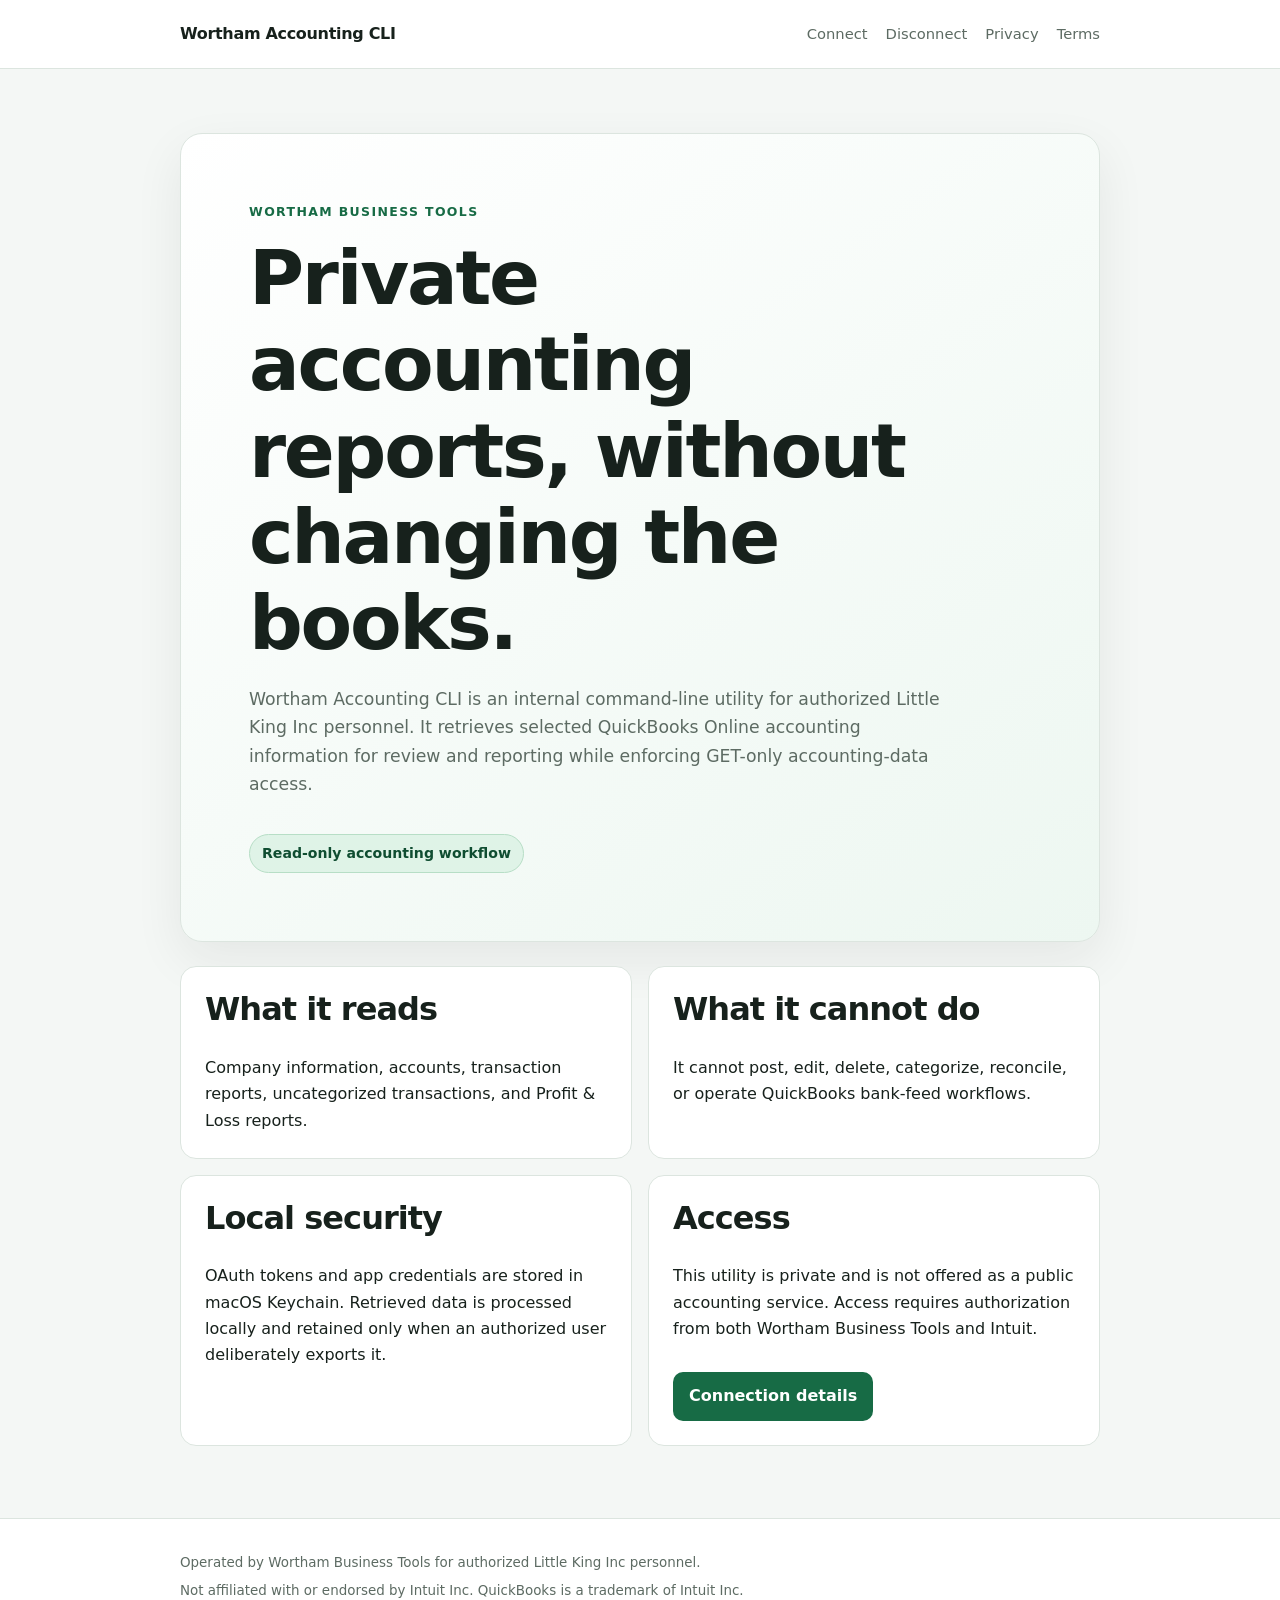
<file: index.html>
<!doctype html>
<html lang="en">
<head>
  <meta charset="utf-8">
  <meta name="viewport" content="width=device-width, initial-scale=1">
  <meta name="robots" content="noindex,nofollow">
  <meta name="description" content="Wortham Accounting CLI is a private, read-only QuickBooks Online reporting utility for authorized Little King Inc personnel.">
  <title>Wortham Accounting CLI</title>
  <link rel="icon" href="favicon.svg" type="image/svg+xml">
  <link rel="stylesheet" href="styles.css">
</head>
<body>
  <header><div class="shell nav"><a class="brand" href="index.html">Wortham Accounting CLI</a><nav aria-label="Primary"><a href="connect.html">Connect</a><a href="disconnect.html">Disconnect</a><a href="privacy.html">Privacy</a><a href="terms.html">Terms</a></nav></div></header>
  <main class="shell">
    <section class="hero">
      <div class="eyebrow">Wortham Business Tools</div>
      <h1>Private accounting reports, without changing the books.</h1>
      <p class="lede">Wortham Accounting CLI is an internal command-line utility for authorized Little King Inc personnel. It retrieves selected QuickBooks Online accounting information for review and reporting while enforcing GET-only accounting-data access.</p>
      <span class="badge">Read-only accounting workflow</span>
    </section>
    <section class="grid" aria-label="Capabilities">
      <article class="card"><h2>What it reads</h2><p>Company information, accounts, transaction reports, uncategorized transactions, and Profit &amp; Loss reports.</p></article>
      <article class="card"><h2>What it cannot do</h2><p>It cannot post, edit, delete, categorize, reconcile, or operate QuickBooks bank-feed workflows.</p></article>
      <article class="card"><h2>Local security</h2><p>OAuth tokens and app credentials are stored in macOS Keychain. Retrieved data is processed locally and retained only when an authorized user deliberately exports it.</p></article>
      <article class="card"><h2>Access</h2><p>This utility is private and is not offered as a public accounting service. Access requires authorization from both Wortham Business Tools and Intuit.</p><a class="button" href="connect.html">Connection details</a></article>
    </section>
  </main>
  <footer><div class="shell"><p>Operated by Wortham Business Tools for authorized Little King Inc personnel.</p><p>Not affiliated with or endorsed by Intuit Inc. QuickBooks is a trademark of Intuit Inc.</p></div></footer>
</body>
</html>
</file>
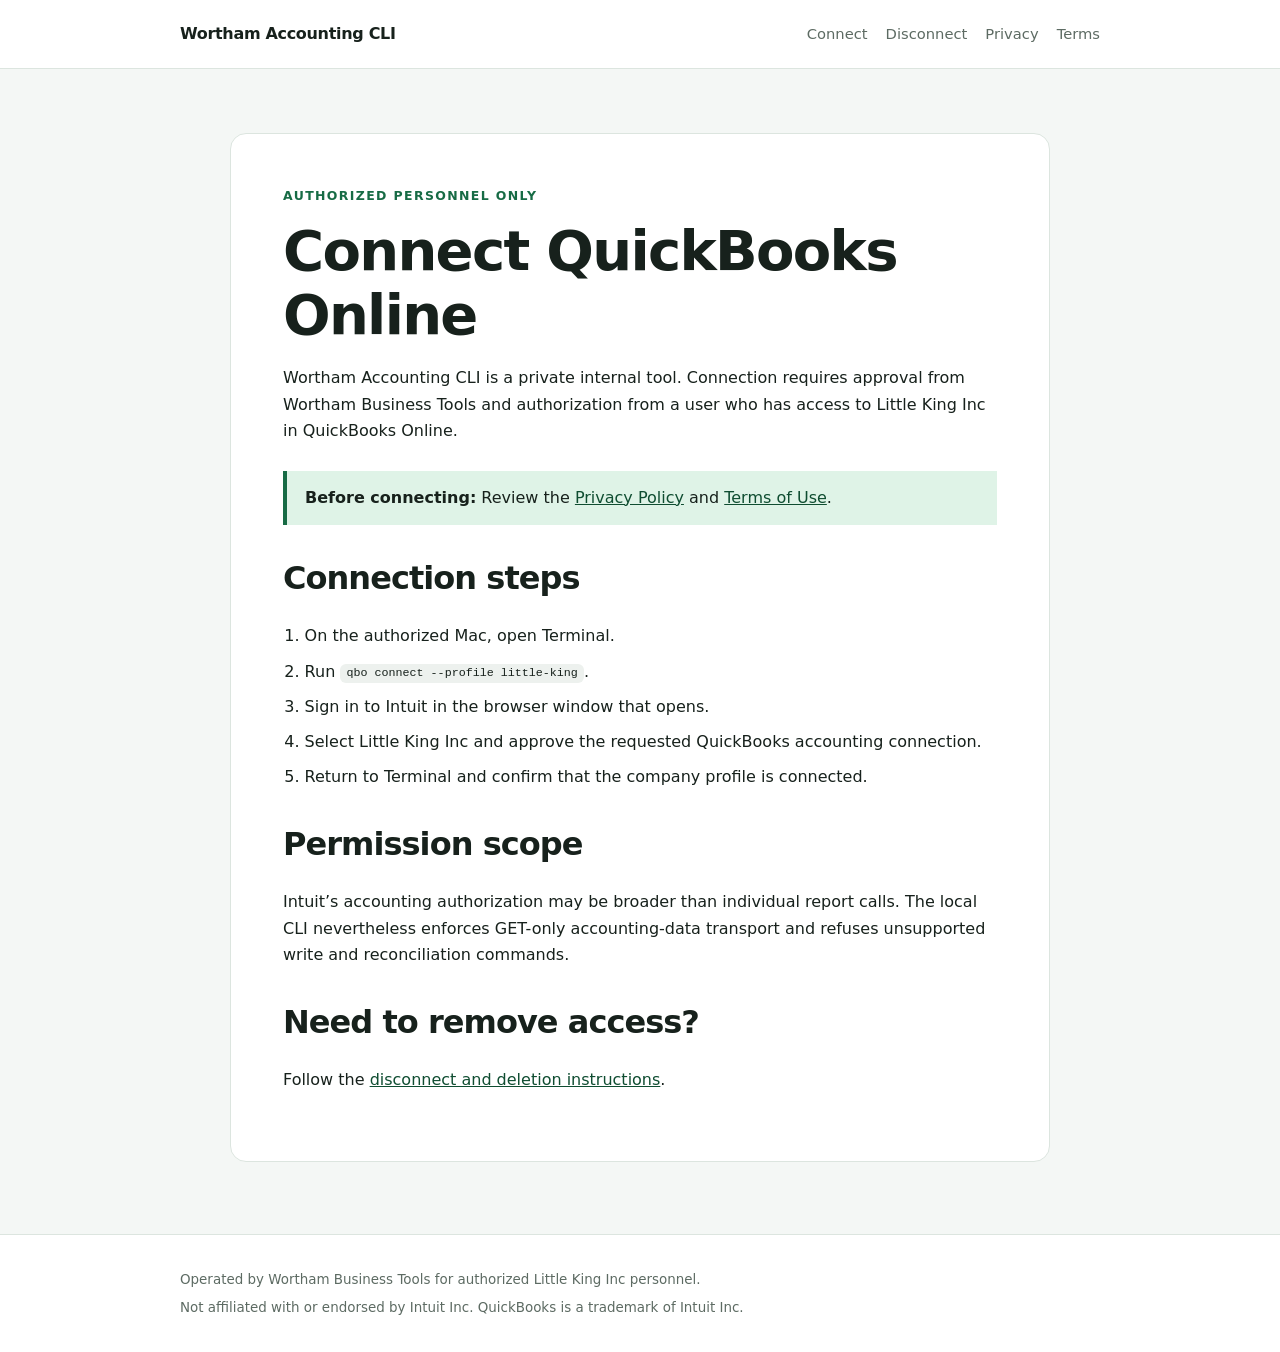
<file: connect.html>
<!doctype html>
<html lang="en">
<head>
  <meta charset="utf-8">
  <meta name="viewport" content="width=device-width, initial-scale=1">
  <meta name="robots" content="noindex,nofollow">
  <title>Connect | Wortham Accounting CLI</title>
  <link rel="icon" href="favicon.svg" type="image/svg+xml">
  <link rel="stylesheet" href="styles.css">
</head>
<body>
  <header><div class="shell nav"><a class="brand" href="index.html">Wortham Accounting CLI</a><nav aria-label="Primary"><a href="connect.html" aria-current="page">Connect</a><a href="disconnect.html">Disconnect</a><a href="privacy.html">Privacy</a><a href="terms.html">Terms</a></nav></div></header>
  <main class="shell"><article class="document">
    <div class="eyebrow">Authorized personnel only</div>
    <h1>Connect QuickBooks Online</h1>
    <p>Wortham Accounting CLI is a private internal tool. Connection requires approval from Wortham Business Tools and authorization from a user who has access to Little King Inc in QuickBooks Online.</p>
    <div class="notice"><strong>Before connecting:</strong> Review the <a href="privacy.html">Privacy Policy</a> and <a href="terms.html">Terms of Use</a>.</div>
    <h2>Connection steps</h2>
    <ol>
      <li>On the authorized Mac, open Terminal.</li>
      <li>Run <code>qbo connect --profile little-king</code>.</li>
      <li>Sign in to Intuit in the browser window that opens.</li>
      <li>Select Little King Inc and approve the requested QuickBooks accounting connection.</li>
      <li>Return to Terminal and confirm that the company profile is connected.</li>
    </ol>
    <h2>Permission scope</h2>
    <p>Intuit’s accounting authorization may be broader than individual report calls. The local CLI nevertheless enforces GET-only accounting-data transport and refuses unsupported write and reconciliation commands.</p>
    <h2>Need to remove access?</h2>
    <p>Follow the <a href="disconnect.html">disconnect and deletion instructions</a>.</p>
  </article></main>
  <footer><div class="shell"><p>Operated by Wortham Business Tools for authorized Little King Inc personnel.</p><p>Not affiliated with or endorsed by Intuit Inc. QuickBooks is a trademark of Intuit Inc.</p></div></footer>
</body>
</html>
</file>
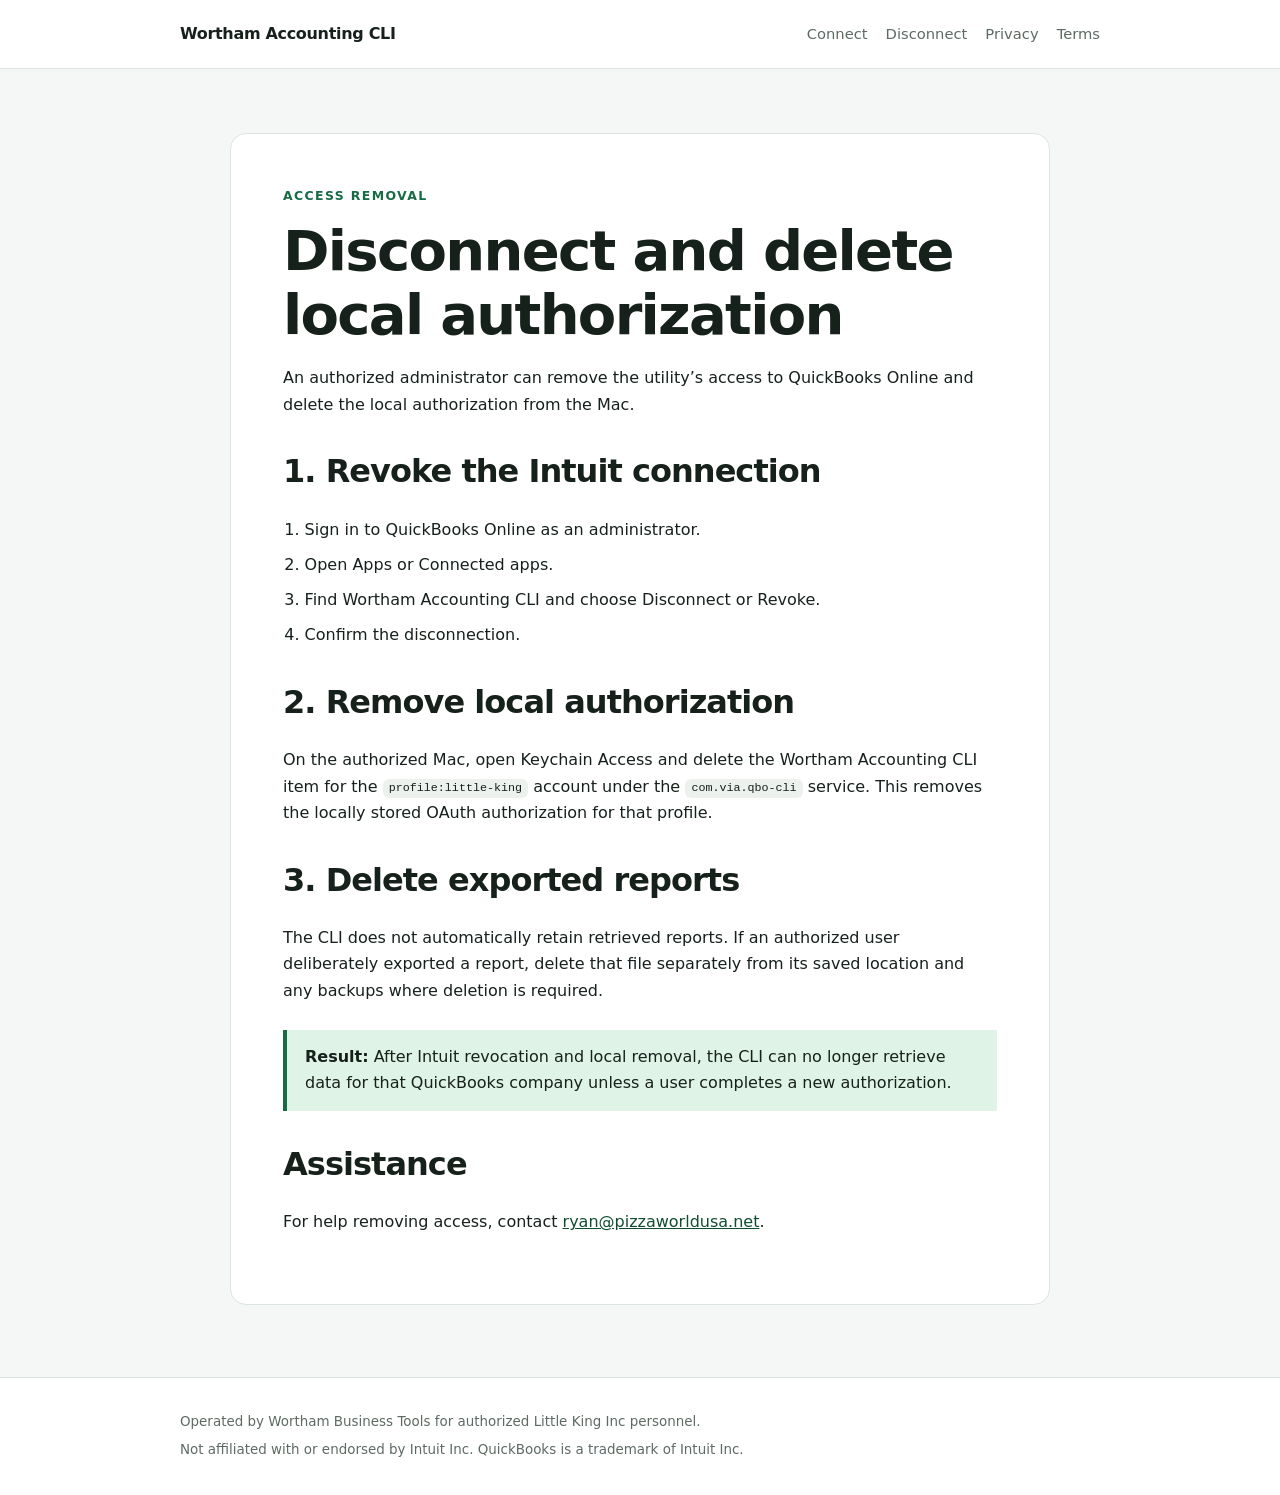
<file: disconnect.html>
<!doctype html>
<html lang="en">
<head>
  <meta charset="utf-8">
  <meta name="viewport" content="width=device-width, initial-scale=1">
  <meta name="robots" content="noindex,nofollow">
  <title>Disconnect | Wortham Accounting CLI</title>
  <link rel="icon" href="favicon.svg" type="image/svg+xml">
  <link rel="stylesheet" href="styles.css">
</head>
<body>
  <header><div class="shell nav"><a class="brand" href="index.html">Wortham Accounting CLI</a><nav aria-label="Primary"><a href="connect.html">Connect</a><a href="disconnect.html" aria-current="page">Disconnect</a><a href="privacy.html">Privacy</a><a href="terms.html">Terms</a></nav></div></header>
  <main class="shell"><article class="document">
    <div class="eyebrow">Access removal</div>
    <h1>Disconnect and delete local authorization</h1>
    <p>An authorized administrator can remove the utility’s access to QuickBooks Online and delete the local authorization from the Mac.</p>
    <h2>1. Revoke the Intuit connection</h2>
    <ol>
      <li>Sign in to QuickBooks Online as an administrator.</li>
      <li>Open Apps or Connected apps.</li>
      <li>Find Wortham Accounting CLI and choose Disconnect or Revoke.</li>
      <li>Confirm the disconnection.</li>
    </ol>
    <h2>2. Remove local authorization</h2>
    <p>On the authorized Mac, open Keychain Access and delete the Wortham Accounting CLI item for the <code>profile:little-king</code> account under the <code>com.via.qbo-cli</code> service. This removes the locally stored OAuth authorization for that profile.</p>
    <h2>3. Delete exported reports</h2>
    <p>The CLI does not automatically retain retrieved reports. If an authorized user deliberately exported a report, delete that file separately from its saved location and any backups where deletion is required.</p>
    <div class="notice"><strong>Result:</strong> After Intuit revocation and local removal, the CLI can no longer retrieve data for that QuickBooks company unless a user completes a new authorization.</div>
    <h2>Assistance</h2>
    <p>For help removing access, contact <a href="mailto:ryan@pizzaworldusa.net">ryan@pizzaworldusa.net</a>.</p>
  </article></main>
  <footer><div class="shell"><p>Operated by Wortham Business Tools for authorized Little King Inc personnel.</p><p>Not affiliated with or endorsed by Intuit Inc. QuickBooks is a trademark of Intuit Inc.</p></div></footer>
</body>
</html>
</file>
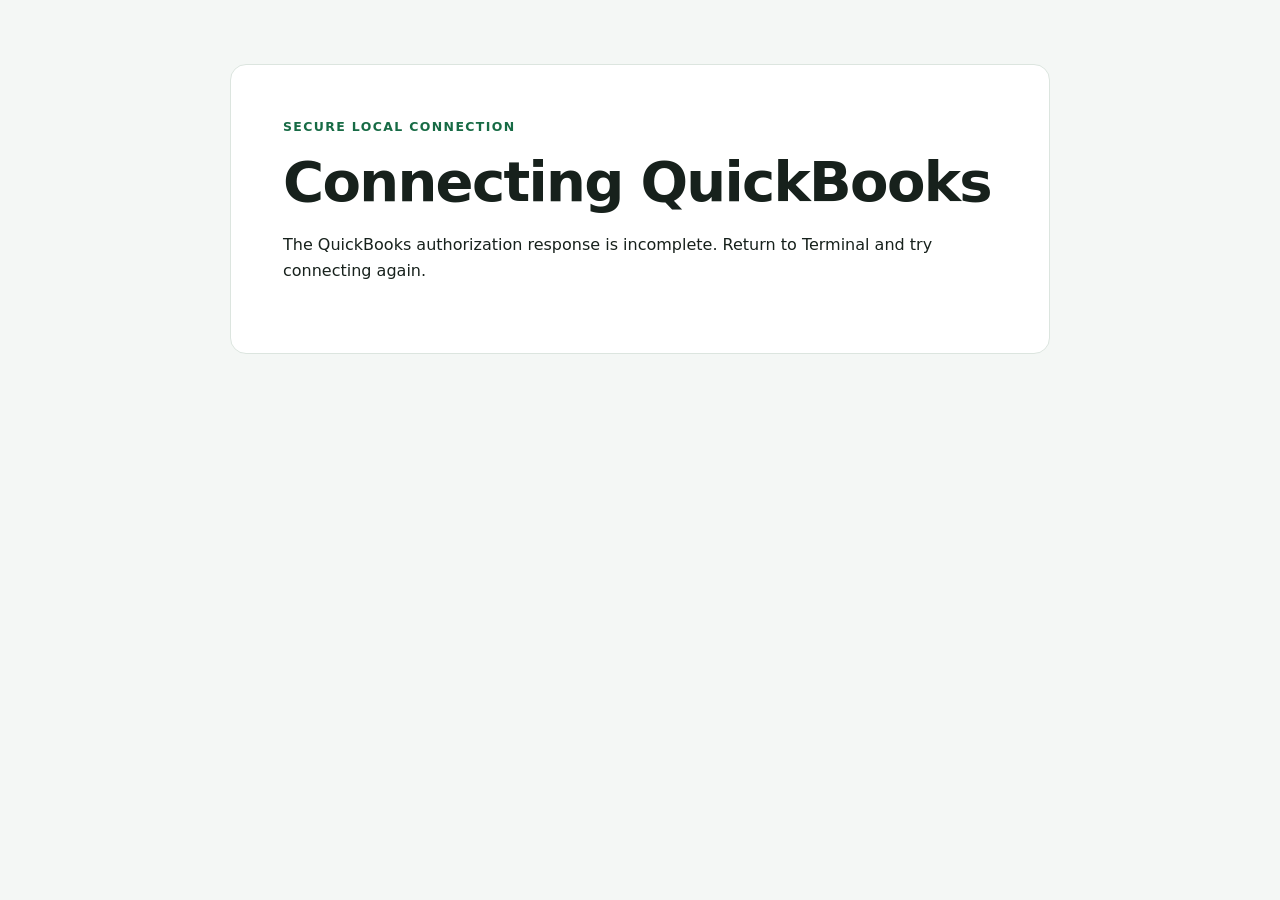
<file: oauth-callback.html>
<!doctype html>
<html lang="en">
<head>
  <meta charset="utf-8">
  <meta name="viewport" content="width=device-width, initial-scale=1">
  <meta name="robots" content="noindex,nofollow">
  <meta http-equiv="Cache-Control" content="no-store">
  <meta http-equiv="Content-Security-Policy" content="default-src 'none'; script-src 'self'; style-src 'self'; base-uri 'none'; form-action 'none'; frame-ancestors 'none'">
  <title>Connecting QuickBooks | Wortham Accounting CLI</title>
  <link rel="stylesheet" href="styles.css">
  <script src="oauth-callback.js" defer></script>
</head>
<body>
  <main class="shell"><article class="document">
    <div class="eyebrow">Secure local connection</div>
    <h1>Connecting QuickBooks</h1>
    <p id="status">Returning the authorization response to Wortham Accounting CLI on this Mac…</p>
    <noscript><p>JavaScript is required to return the authorization response to the local CLI.</p></noscript>
  </article></main>
</body>
</html>
</file>
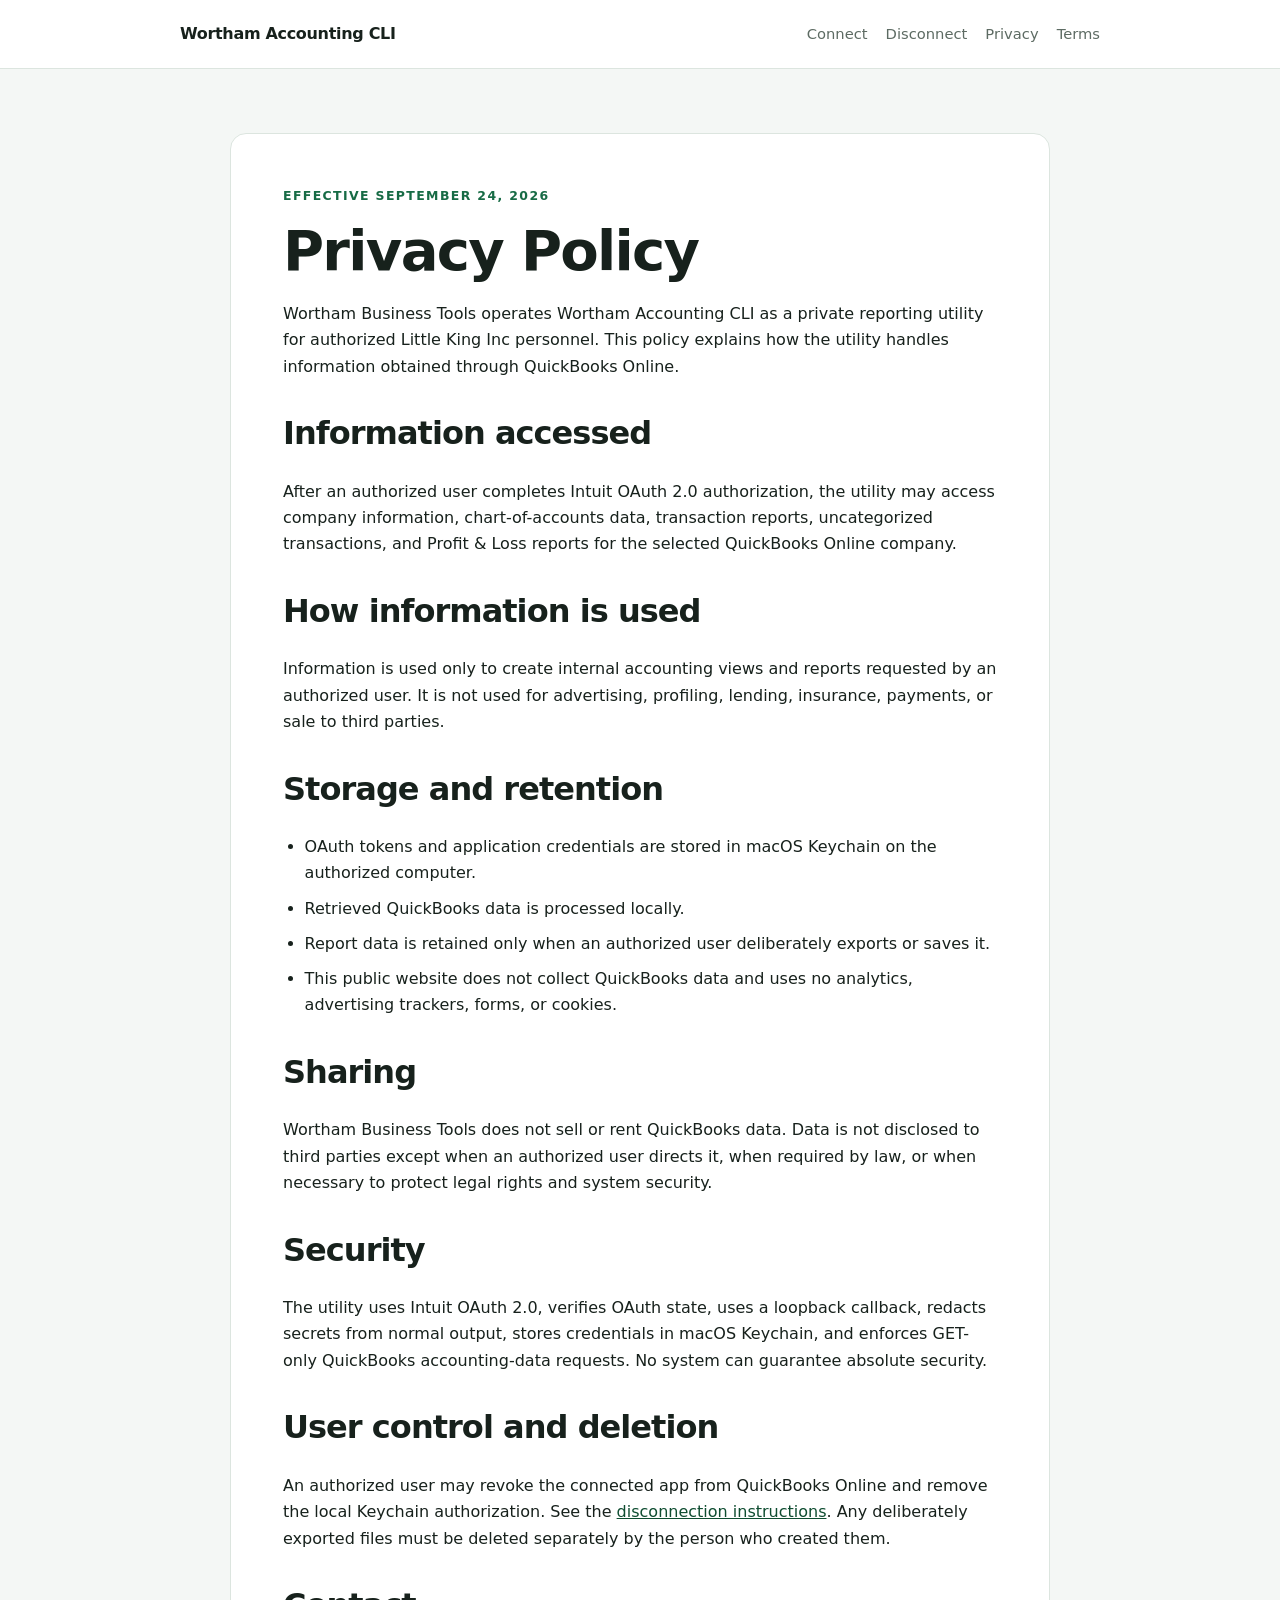
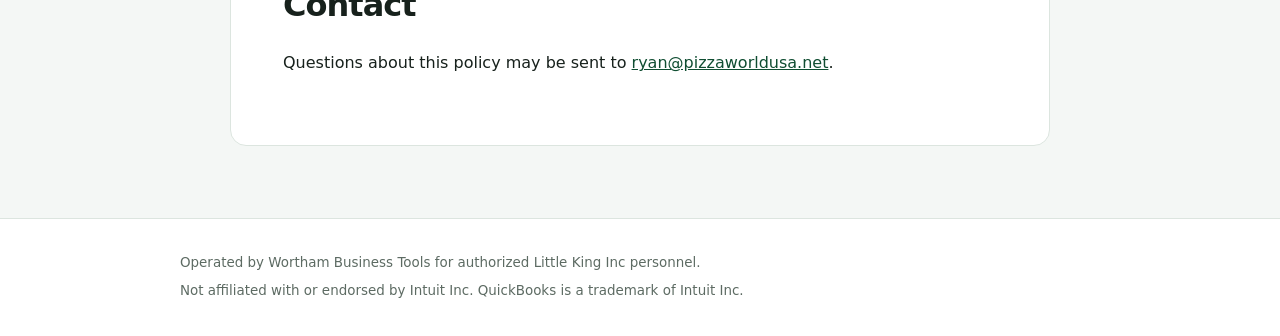
<file: privacy.html>
<!doctype html>
<html lang="en">
<head>
  <meta charset="utf-8">
  <meta name="viewport" content="width=device-width, initial-scale=1">
  <meta name="robots" content="noindex,nofollow">
  <title>Privacy Policy | Wortham Accounting CLI</title>
  <link rel="icon" href="favicon.svg" type="image/svg+xml">
  <link rel="stylesheet" href="styles.css">
</head>
<body>
  <header><div class="shell nav"><a class="brand" href="index.html">Wortham Accounting CLI</a><nav aria-label="Primary"><a href="connect.html">Connect</a><a href="disconnect.html">Disconnect</a><a href="privacy.html" aria-current="page">Privacy</a><a href="terms.html">Terms</a></nav></div></header>
  <main class="shell"><article class="document">
    <div class="eyebrow">Effective September 24, 2026</div>
    <h1>Privacy Policy</h1>
    <p>Wortham Business Tools operates Wortham Accounting CLI as a private reporting utility for authorized Little King Inc personnel. This policy explains how the utility handles information obtained through QuickBooks Online.</p>

    <h2>Information accessed</h2>
    <p>After an authorized user completes Intuit OAuth 2.0 authorization, the utility may access company information, chart-of-accounts data, transaction reports, uncategorized transactions, and Profit &amp; Loss reports for the selected QuickBooks Online company.</p>

    <h2>How information is used</h2>
    <p>Information is used only to create internal accounting views and reports requested by an authorized user. It is not used for advertising, profiling, lending, insurance, payments, or sale to third parties.</p>

    <h2>Storage and retention</h2>
    <ul>
      <li>OAuth tokens and application credentials are stored in macOS Keychain on the authorized computer.</li>
      <li>Retrieved QuickBooks data is processed locally.</li>
      <li>Report data is retained only when an authorized user deliberately exports or saves it.</li>
      <li>This public website does not collect QuickBooks data and uses no analytics, advertising trackers, forms, or cookies.</li>
    </ul>

    <h2>Sharing</h2>
    <p>Wortham Business Tools does not sell or rent QuickBooks data. Data is not disclosed to third parties except when an authorized user directs it, when required by law, or when necessary to protect legal rights and system security.</p>

    <h2>Security</h2>
    <p>The utility uses Intuit OAuth 2.0, verifies OAuth state, uses a loopback callback, redacts secrets from normal output, stores credentials in macOS Keychain, and enforces GET-only QuickBooks accounting-data requests. No system can guarantee absolute security.</p>

    <h2>User control and deletion</h2>
    <p>An authorized user may revoke the connected app from QuickBooks Online and remove the local Keychain authorization. See the <a href="disconnect.html">disconnection instructions</a>. Any deliberately exported files must be deleted separately by the person who created them.</p>

    <h2>Contact</h2>
    <p>Questions about this policy may be sent to <a href="mailto:ryan@pizzaworldusa.net">ryan@pizzaworldusa.net</a>.</p>
  </article></main>
  <footer><div class="shell"><p>Operated by Wortham Business Tools for authorized Little King Inc personnel.</p><p>Not affiliated with or endorsed by Intuit Inc. QuickBooks is a trademark of Intuit Inc.</p></div></footer>
</body>
</html>
</file>
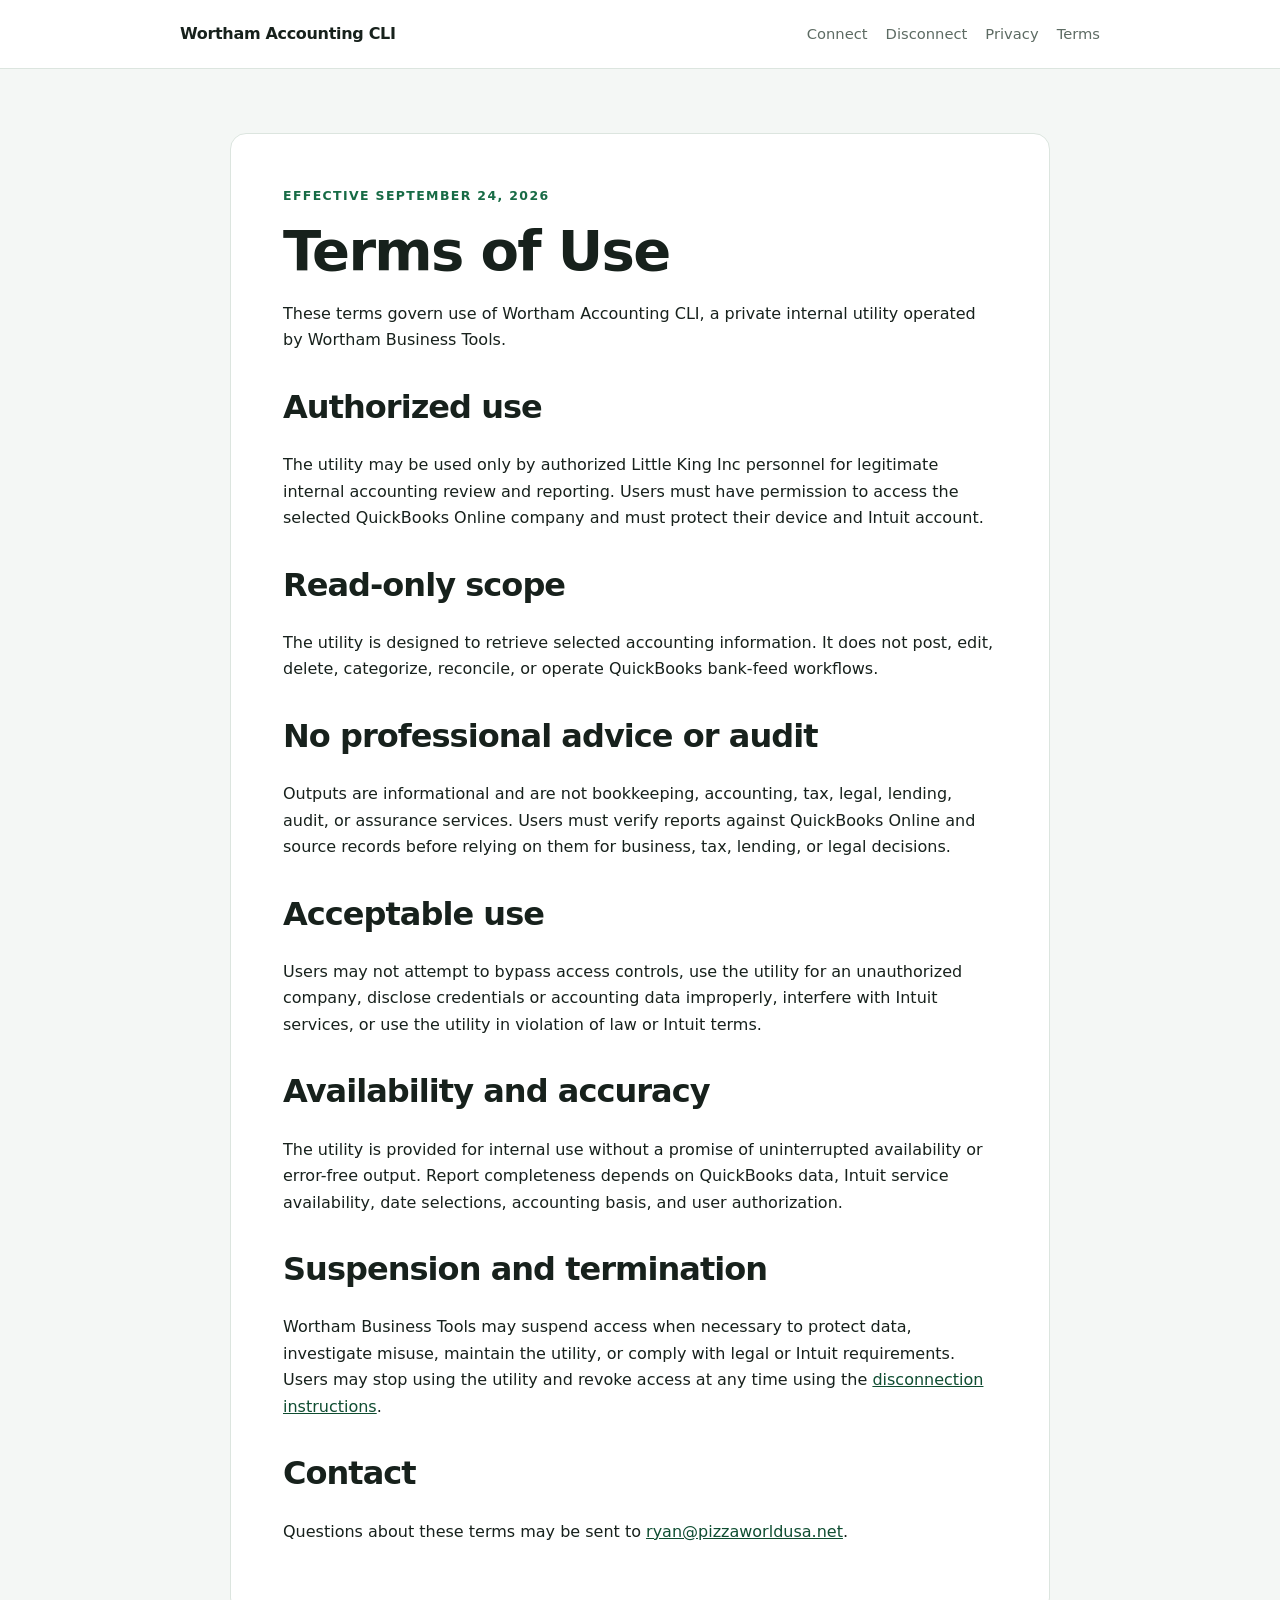
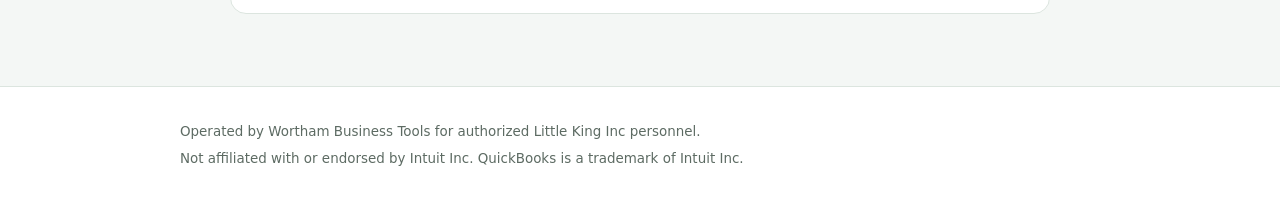
<file: terms.html>
<!doctype html>
<html lang="en">
<head>
  <meta charset="utf-8">
  <meta name="viewport" content="width=device-width, initial-scale=1">
  <meta name="robots" content="noindex,nofollow">
  <title>Terms of Use | Wortham Accounting CLI</title>
  <link rel="icon" href="favicon.svg" type="image/svg+xml">
  <link rel="stylesheet" href="styles.css">
</head>
<body>
  <header><div class="shell nav"><a class="brand" href="index.html">Wortham Accounting CLI</a><nav aria-label="Primary"><a href="connect.html">Connect</a><a href="disconnect.html">Disconnect</a><a href="privacy.html">Privacy</a><a href="terms.html" aria-current="page">Terms</a></nav></div></header>
  <main class="shell"><article class="document">
    <div class="eyebrow">Effective September 24, 2026</div>
    <h1>Terms of Use</h1>
    <p>These terms govern use of Wortham Accounting CLI, a private internal utility operated by Wortham Business Tools.</p>

    <h2>Authorized use</h2>
    <p>The utility may be used only by authorized Little King Inc personnel for legitimate internal accounting review and reporting. Users must have permission to access the selected QuickBooks Online company and must protect their device and Intuit account.</p>

    <h2>Read-only scope</h2>
    <p>The utility is designed to retrieve selected accounting information. It does not post, edit, delete, categorize, reconcile, or operate QuickBooks bank-feed workflows.</p>

    <h2>No professional advice or audit</h2>
    <p>Outputs are informational and are not bookkeeping, accounting, tax, legal, lending, audit, or assurance services. Users must verify reports against QuickBooks Online and source records before relying on them for business, tax, lending, or legal decisions.</p>

    <h2>Acceptable use</h2>
    <p>Users may not attempt to bypass access controls, use the utility for an unauthorized company, disclose credentials or accounting data improperly, interfere with Intuit services, or use the utility in violation of law or Intuit terms.</p>

    <h2>Availability and accuracy</h2>
    <p>The utility is provided for internal use without a promise of uninterrupted availability or error-free output. Report completeness depends on QuickBooks data, Intuit service availability, date selections, accounting basis, and user authorization.</p>

    <h2>Suspension and termination</h2>
    <p>Wortham Business Tools may suspend access when necessary to protect data, investigate misuse, maintain the utility, or comply with legal or Intuit requirements. Users may stop using the utility and revoke access at any time using the <a href="disconnect.html">disconnection instructions</a>.</p>

    <h2>Contact</h2>
    <p>Questions about these terms may be sent to <a href="mailto:ryan@pizzaworldusa.net">ryan@pizzaworldusa.net</a>.</p>
  </article></main>
  <footer><div class="shell"><p>Operated by Wortham Business Tools for authorized Little King Inc personnel.</p><p>Not affiliated with or endorsed by Intuit Inc. QuickBooks is a trademark of Intuit Inc.</p></div></footer>
</body>
</html>
</file>
<file: styles.css>
:root {
  color-scheme: light;
  --ink: #17211c;
  --muted: #5d6b63;
  --line: #dce5df;
  --paper: #ffffff;
  --soft: #f4f7f5;
  --brand: #176b45;
  --brand-dark: #0f4d31;
  --accent: #dff3e7;
}

* { box-sizing: border-box; }

html { scroll-behavior: smooth; }

body {
  margin: 0;
  background: var(--soft);
  color: var(--ink);
  font-family: Inter, ui-sans-serif, system-ui, -apple-system, BlinkMacSystemFont, "Segoe UI", sans-serif;
  line-height: 1.65;
}

a { color: var(--brand-dark); }
a:hover { color: var(--brand); }

.shell {
  width: min(920px, calc(100% - 32px));
  margin: 0 auto;
}

header {
  background: rgba(255, 255, 255, 0.96);
  border-bottom: 1px solid var(--line);
}

.nav {
  min-height: 68px;
  display: flex;
  align-items: center;
  justify-content: space-between;
  gap: 24px;
}

.brand {
  color: var(--ink);
  font-weight: 760;
  text-decoration: none;
  letter-spacing: -0.02em;
}

nav { display: flex; flex-wrap: wrap; gap: 18px; }
nav a { color: var(--muted); font-size: 0.92rem; text-decoration: none; }

main { padding: 64px 0 72px; }

.hero {
  background: linear-gradient(145deg, var(--paper), #edf7f1);
  border: 1px solid var(--line);
  border-radius: 22px;
  box-shadow: 0 18px 50px rgba(23, 33, 28, 0.07);
  padding: clamp(32px, 7vw, 68px);
}

.eyebrow {
  color: var(--brand);
  font-size: 0.78rem;
  font-weight: 800;
  letter-spacing: 0.11em;
  text-transform: uppercase;
}

h1, h2, h3 { line-height: 1.15; letter-spacing: -0.03em; }
h1 { max-width: 720px; margin: 12px 0 18px; font-size: clamp(2.25rem, 7vw, 4.7rem); }
h2 { margin-top: 2.2rem; font-size: clamp(1.45rem, 4vw, 2rem); }
h3 { margin-top: 1.6rem; }

.lede { max-width: 700px; color: var(--muted); font-size: 1.08rem; }

.badge {
  display: inline-flex;
  align-items: center;
  margin-top: 18px;
  border: 1px solid #b7dec6;
  border-radius: 999px;
  background: var(--accent);
  color: var(--brand-dark);
  padding: 7px 12px;
  font-size: 0.88rem;
  font-weight: 700;
}

.grid {
  display: grid;
  grid-template-columns: repeat(2, minmax(0, 1fr));
  gap: 16px;
  margin-top: 24px;
}

.card, .document {
  background: var(--paper);
  border: 1px solid var(--line);
  border-radius: 16px;
  padding: 24px;
}

.card h2, .card h3 { margin-top: 0; }
.card p:last-child { margin-bottom: 0; }

.document { max-width: 820px; margin: 0 auto; padding: clamp(24px, 6vw, 52px); }
.document h1 { font-size: clamp(2rem, 6vw, 3.5rem); }
.document > :first-child { margin-top: 0; }

ul, ol { padding-left: 1.35rem; }
li + li { margin-top: 0.55rem; }

code {
  overflow-wrap: anywhere;
  border-radius: 6px;
  background: #edf1ee;
  padding: 0.14rem 0.38rem;
  font-size: 0.9em;
}

.notice {
  margin: 26px 0;
  border-left: 4px solid var(--brand);
  background: var(--accent);
  padding: 14px 18px;
}

.button {
  display: inline-block;
  margin-top: 14px;
  border-radius: 10px;
  background: var(--brand);
  color: white;
  padding: 11px 16px;
  font-weight: 720;
  text-decoration: none;
}

.button:hover { background: var(--brand-dark); color: white; }

footer {
  border-top: 1px solid var(--line);
  background: var(--paper);
  color: var(--muted);
  padding: 28px 0;
  font-size: 0.84rem;
}

footer p { margin: 0.35rem 0; }

@media (max-width: 700px) {
  .nav { align-items: flex-start; flex-direction: column; gap: 8px; padding: 16px 0; }
  nav { gap: 10px 16px; }
  main { padding: 28px 0 44px; }
  .grid { grid-template-columns: 1fr; }
  .hero, .document { border-radius: 14px; }
}
</file>
